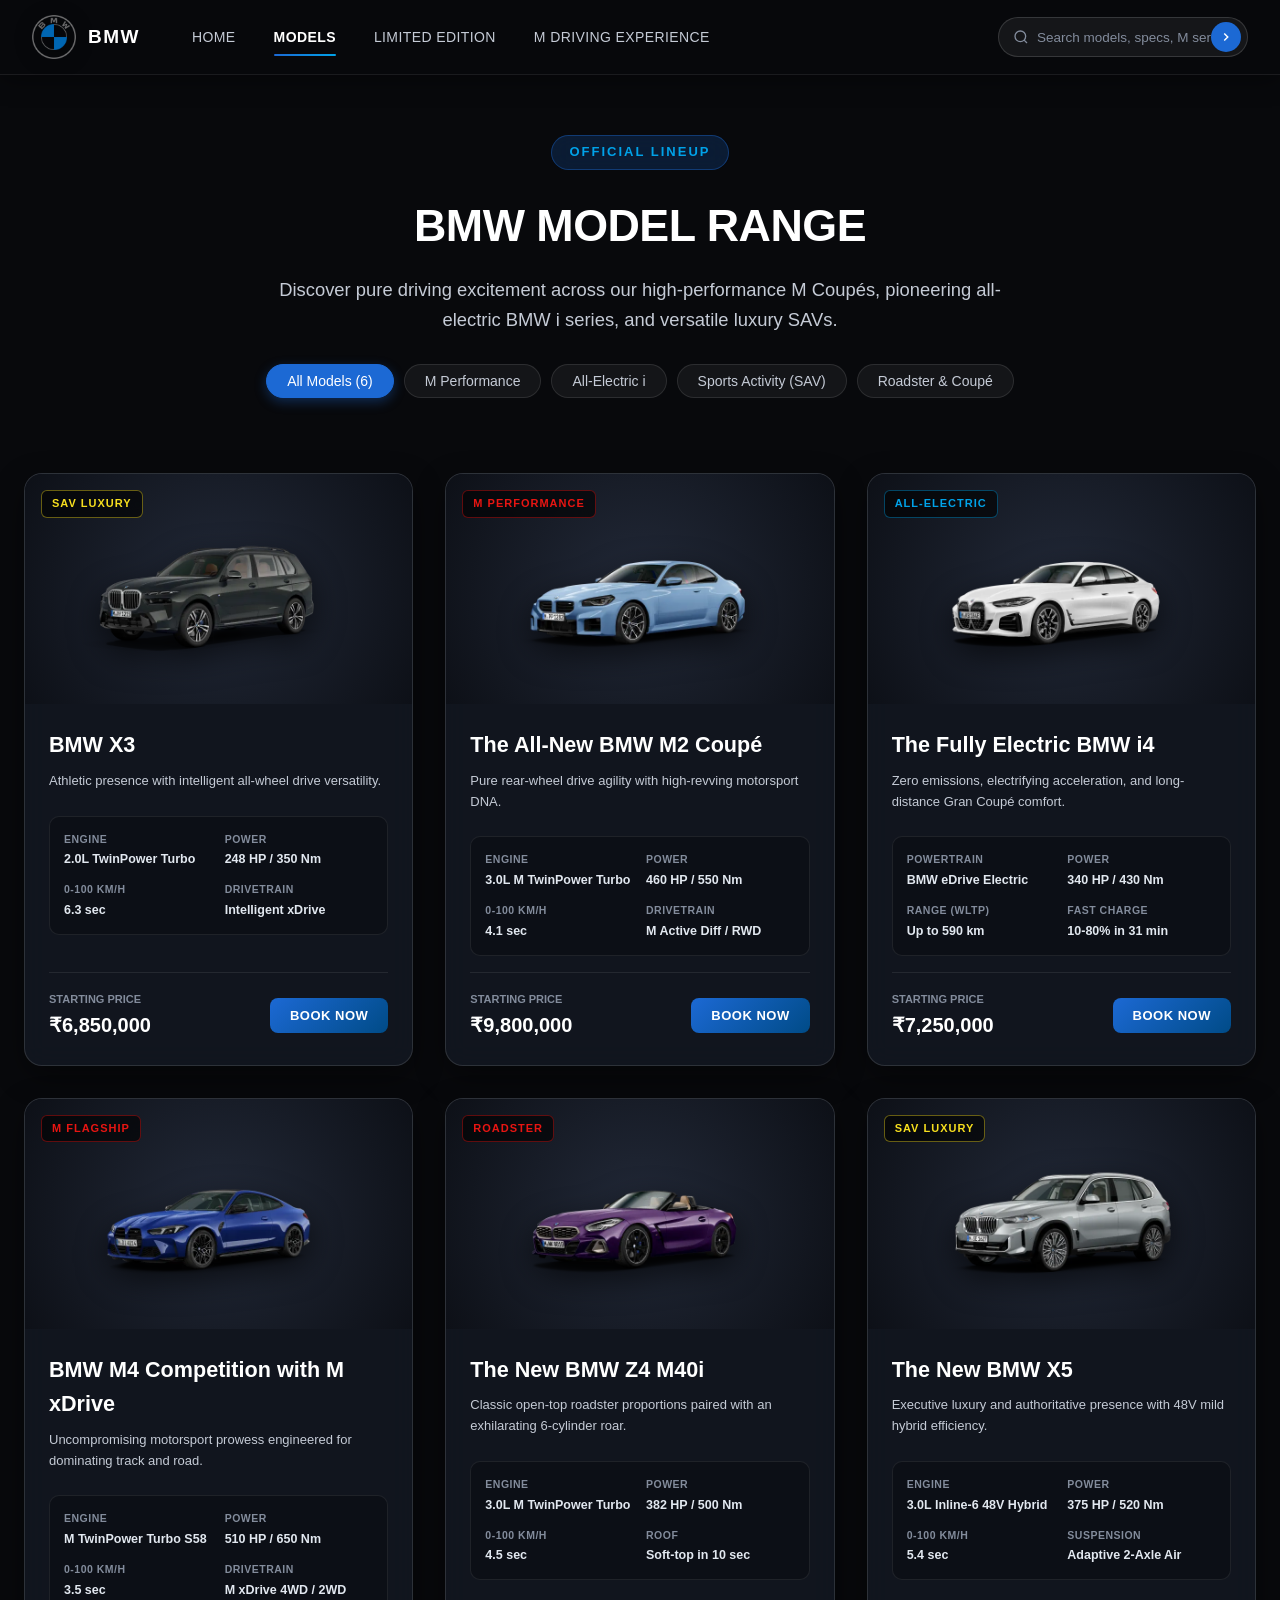
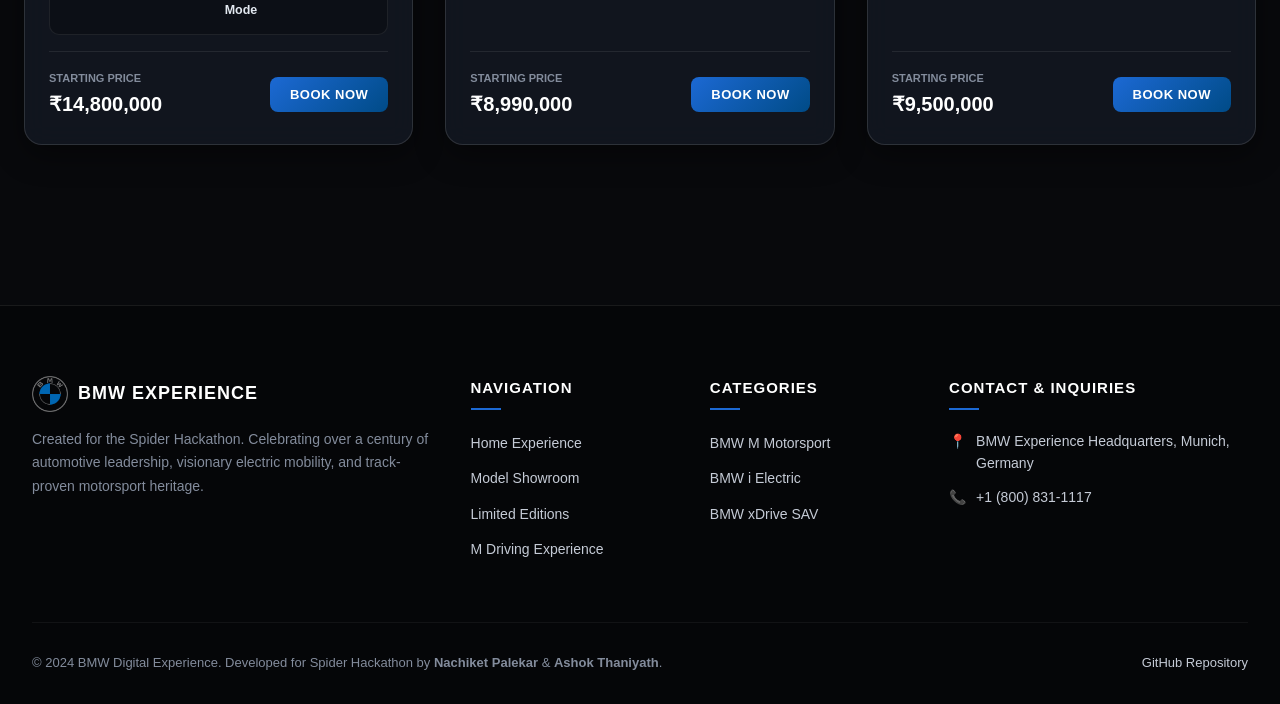
<file: public/models.html>
<!DOCTYPE html>
<html lang="en">
<head>
    <meta charset="UTF-8">
    <meta name="viewport" content="width=device-width, initial-scale=1.0">
    <title>BMW Models & Showroom | Spider Hackathon</title>
    <link rel="shortcut icon" href="logo.png" type="image/png">
    <link rel="stylesheet" href="styles.css">
</head>
<body>

    <!-- ANIMATED SPEEDOMETER PRELOADER -->
    <div id="loader-wrapper">
        <div class="loader">
            <div class="line"></div>
            <div class="line"></div>
            <div class="line"></div>
            <div class="line"></div>
            <div class="line"></div>
            <div class="line"></div>
            <div class="subline"></div>
            <div class="subline"></div>
            <div class="subline"></div>
            <div class="subline"></div>
            <div class="subline"></div>
            <div class="loader-circle-1">
                <div class="loader-circle-2"></div>
            </div>
            <div class="needle"></div>
            <div class="loading">Loading</div>
        </div>
    </div>

    <!-- STICKY GLASSMORPHISM NAVBAR (Right-Aligned Search Bar) -->
    <header class="navbar-wrapper">
        <nav class="navbar">
            <div class="nav-left">
                <a href="index.html" class="nav-brand">
                    <img src="logo.png" alt="BMW Logo">
                    <span>BMW</span>
                </a>
                <div class="nav-links">
                    <a href="index.html" class="nav-link">Home</a>
                    <a href="models.html" class="nav-link active">Models</a>
                    <a href="Limited_edition.html" class="nav-link">Limited Edition</a>
                    <a href="driving experiene.html" class="nav-link">M Driving Experience</a>
                </div>
            </div>

            <!-- SEARCH BAR: PUSHED TO THE FAR RIGHT -->
            <div class="search-container">
                <form class="search-form" id="searchForm" onsubmit="event.preventDefault(); applyLiveSearch();">
                    <svg class="search-icon" viewBox="0 0 24 24" width="16" height="16" fill="none" stroke="currentColor" stroke-width="2">
                        <circle cx="11" cy="11" r="8"></circle>
                        <line x1="21" y1="21" x2="16.65" y2="16.65"></line>
                    </svg>
                    <input type="text" placeholder="Search models, specs, M series..." id="searchInput" autocomplete="off" oninput="applyLiveSearch()">
                    <button type="submit" aria-label="Search">
                        <svg viewBox="0 0 24 24" width="14" height="14" fill="none" stroke="currentColor" stroke-width="2.5">
                            <polyline points="9 18 15 12 9 6"></polyline>
                        </svg>
                    </button>
                </form>
            </div>
        </nav>
    </header>

    <!-- SHOWROOM HERO HEADER -->
    <section class="showroom-header">
        <span class="hero-tag">Official Lineup</span>
        <h1 class="showroom-title">BMW Model Range</h1>
        <p class="showroom-subtitle">Discover pure driving excitement across our high-performance M Coupés, pioneering all-electric BMW i series, and versatile luxury SAVs.</p>

        <!-- CATEGORY FILTER CHIPS -->
        <div class="filter-tabs">
            <button class="filter-tab active" data-filter="all" onclick="filterCategory('all', this)">All Models (6)</button>
            <button class="filter-tab" data-filter="m" onclick="filterCategory('m', this)">M Performance</button>
            <button class="filter-tab" data-filter="electric" onclick="filterCategory('electric', this)">All-Electric i</button>
            <button class="filter-tab" data-filter="sav" onclick="filterCategory('sav', this)">Sports Activity (SAV)</button>
            <button class="filter-tab" data-filter="roadster" onclick="filterCategory('roadster', this)">Roadster & Coupé</button>
        </div>
    </section>

    <!-- RESPONSIVE CARDS GRID -->
    <main class="models-grid" id="modelsGrid">

        <!-- MODEL 1: BMW X3 -->
        <article class="model-card" data-category="sav" data-tags="bmw x3 sav luxury suv xdrive petrol diesel">
            <div class="model-image-wrap">
                <span class="badge-pill badge-sav">SAV Luxury</span>
                <img src="img/BMW X3/cosySec.png" alt="BMW X3">
            </div>
            <div class="model-details">
                <h3 class="model-title">BMW X3</h3>
                <p style="font-size: 13px; color: var(--text-secondary); margin-bottom: 8px;">Athletic presence with intelligent all-wheel drive versatility.</p>
                
                <div class="model-specs-grid">
                    <div class="spec-item">
                        <div class="spec-label">Engine</div>
                        <div class="spec-val">2.0L TwinPower Turbo</div>
                    </div>
                    <div class="spec-item">
                        <div class="spec-label">Power</div>
                        <div class="spec-val">248 HP / 350 Nm</div>
                    </div>
                    <div class="spec-item">
                        <div class="spec-label">0-100 km/h</div>
                        <div class="spec-val">6.3 sec</div>
                    </div>
                    <div class="spec-item">
                        <div class="spec-label">Drivetrain</div>
                        <div class="spec-val">Intelligent xDrive</div>
                    </div>
                </div>

                <div class="model-price-row">
                    <div class="price-block">
                        <span class="price-label">Starting Price</span>
                        <span class="price-value">₹6,850,000</span>
                    </div>
                    <button class="btn-book" onclick="bookVehicle('BMW X3', '₹6,850,000')">Book Now</button>
                </div>
            </div>
        </article>

        <!-- MODEL 2: BMW M2 COUPÉ -->
        <article class="model-card" data-category="m roadster" data-tags="bmw m2 coupe m performance twinpower turbo motorsport rear wheel drive">
            <div class="model-image-wrap">
                <span class="badge-pill badge-m">M Performance</span>
                <img src="img/THE ALL-NEW BMW M2 COUPÉ/cosySec.png" alt="The All-New BMW M2 Coupé">
            </div>
            <div class="model-details">
                <h3 class="model-title">The All-New BMW M2 Coupé</h3>
                <p style="font-size: 13px; color: var(--text-secondary); margin-bottom: 8px;">Pure rear-wheel drive agility with high-revving motorsport DNA.</p>
                
                <div class="model-specs-grid">
                    <div class="spec-item">
                        <div class="spec-label">Engine</div>
                        <div class="spec-val">3.0L M TwinPower Turbo</div>
                    </div>
                    <div class="spec-item">
                        <div class="spec-label">Power</div>
                        <div class="spec-val">460 HP / 550 Nm</div>
                    </div>
                    <div class="spec-item">
                        <div class="spec-label">0-100 km/h</div>
                        <div class="spec-val">4.1 sec</div>
                    </div>
                    <div class="spec-item">
                        <div class="spec-label">Drivetrain</div>
                        <div class="spec-val">M Active Diff / RWD</div>
                    </div>
                </div>

                <div class="model-price-row">
                    <div class="price-block">
                        <span class="price-label">Starting Price</span>
                        <span class="price-value">₹9,800,000</span>
                    </div>
                    <button class="btn-book" onclick="bookVehicle('The All-New BMW M2 Coupé', '₹9,800,000')">Book Now</button>
                </div>
            </div>
        </article>

        <!-- MODEL 3: BMW i4 ELECTRIC -->
        <article class="model-card" data-category="electric" data-tags="bmw i4 electric gran coupe zero emission edrive range battery ev">
            <div class="model-image-wrap">
                <span class="badge-pill badge-electric">All-Electric</span>
                <img src="img/THE FULLY ELECTRIC BMW i4/cosySec.png" alt="The Fully Electric BMW i4">
            </div>
            <div class="model-details">
                <h3 class="model-title">The Fully Electric BMW i4</h3>
                <p style="font-size: 13px; color: var(--text-secondary); margin-bottom: 8px;">Zero emissions, electrifying acceleration, and long-distance Gran Coupé comfort.</p>
                
                <div class="model-specs-grid">
                    <div class="spec-item">
                        <div class="spec-label">Powertrain</div>
                        <div class="spec-val">BMW eDrive Electric</div>
                    </div>
                    <div class="spec-item">
                        <div class="spec-label">Power</div>
                        <div class="spec-val">340 HP / 430 Nm</div>
                    </div>
                    <div class="spec-item">
                        <div class="spec-label">Range (WLTP)</div>
                        <div class="spec-val">Up to 590 km</div>
                    </div>
                    <div class="spec-item">
                        <div class="spec-label">Fast Charge</div>
                        <div class="spec-val">10-80% in 31 min</div>
                    </div>
                </div>

                <div class="model-price-row">
                    <div class="price-block">
                        <span class="price-label">Starting Price</span>
                        <span class="price-value">₹7,250,000</span>
                    </div>
                    <button class="btn-book" onclick="bookVehicle('The Fully Electric BMW i4', '₹7,250,000')">Book Now</button>
                </div>
            </div>
        </article>

        <!-- MODEL 4: BMW M4 COMPETITION -->
        <article class="model-card" data-category="m roadster" data-tags="bmw m4 competition coupe m xdrive track racetrack biturbo supercar">
            <div class="model-image-wrap">
                <span class="badge-pill badge-m">M Flagship</span>
                <img src="img/THE NEW BMW M4 COMPETITION COUPÉ WITH M xDRIVE/cosySec (1).png" alt="BMW M4 Competition Coupé">
            </div>
            <div class="model-details">
                <h3 class="model-title">BMW M4 Competition with M xDrive</h3>
                <p style="font-size: 13px; color: var(--text-secondary); margin-bottom: 8px;">Uncompromising motorsport prowess engineered for dominating track and road.</p>
                
                <div class="model-specs-grid">
                    <div class="spec-item">
                        <div class="spec-label">Engine</div>
                        <div class="spec-val">M TwinPower Turbo S58</div>
                    </div>
                    <div class="spec-item">
                        <div class="spec-label">Power</div>
                        <div class="spec-val">510 HP / 650 Nm</div>
                    </div>
                    <div class="spec-item">
                        <div class="spec-label">0-100 km/h</div>
                        <div class="spec-val">3.5 sec</div>
                    </div>
                    <div class="spec-item">
                        <div class="spec-label">Drivetrain</div>
                        <div class="spec-val">M xDrive 4WD / 2WD Mode</div>
                    </div>
                </div>

                <div class="model-price-row">
                    <div class="price-block">
                        <span class="price-label">Starting Price</span>
                        <span class="price-value">₹14,800,000</span>
                    </div>
                    <button class="btn-book" onclick="bookVehicle('BMW M4 Competition with M xDrive', '₹14,800,000')">Book Now</button>
                </div>
            </div>
        </article>

        <!-- MODEL 5: BMW Z4 M40i -->
        <article class="model-card" data-category="m roadster" data-tags="bmw z4 m40i roadster convertible open top inline 6 sports car">
            <div class="model-image-wrap">
                <span class="badge-pill badge-m">Roadster</span>
                <img src="img/THE NEW BMW Z4 M40i/cosySec.png" alt="The New BMW Z4 M40i">
            </div>
            <div class="model-details">
                <h3 class="model-title">The New BMW Z4 M40i</h3>
                <p style="font-size: 13px; color: var(--text-secondary); margin-bottom: 8px;">Classic open-top roadster proportions paired with an exhilarating 6-cylinder roar.</p>
                
                <div class="model-specs-grid">
                    <div class="spec-item">
                        <div class="spec-label">Engine</div>
                        <div class="spec-val">3.0L M TwinPower Turbo</div>
                    </div>
                    <div class="spec-item">
                        <div class="spec-label">Power</div>
                        <div class="spec-val">382 HP / 500 Nm</div>
                    </div>
                    <div class="spec-item">
                        <div class="spec-label">0-100 km/h</div>
                        <div class="spec-val">4.5 sec</div>
                    </div>
                    <div class="spec-item">
                        <div class="spec-label">Roof</div>
                        <div class="spec-val">Soft-top in 10 sec</div>
                    </div>
                </div>

                <div class="model-price-row">
                    <div class="price-block">
                        <span class="price-label">Starting Price</span>
                        <span class="price-value">₹8,990,000</span>
                    </div>
                    <button class="btn-book" onclick="bookVehicle('The New BMW Z4 M40i', '₹8,990,000')">Book Now</button>
                </div>
            </div>
        </article>

        <!-- MODEL 6: BMW X5 -->
        <article class="model-card" data-category="sav" data-tags="bmw x5 luxury sav family xdrive hybrid spacious executive suv">
            <div class="model-image-wrap">
                <span class="badge-pill badge-sav">SAV Luxury</span>
                <img src="img/BMW M2/preview img.png" alt="The New BMW X5">
            </div>
            <div class="model-details">
                <h3 class="model-title">The New BMW X5</h3>
                <p style="font-size: 13px; color: var(--text-secondary); margin-bottom: 8px;">Executive luxury and authoritative presence with 48V mild hybrid efficiency.</p>
                
                <div class="model-specs-grid">
                    <div class="spec-item">
                        <div class="spec-label">Engine</div>
                        <div class="spec-val">3.0L Inline-6 48V Hybrid</div>
                    </div>
                    <div class="spec-item">
                        <div class="spec-label">Power</div>
                        <div class="spec-val">375 HP / 520 Nm</div>
                    </div>
                    <div class="spec-item">
                        <div class="spec-label">0-100 km/h</div>
                        <div class="spec-val">5.4 sec</div>
                    </div>
                    <div class="spec-item">
                        <div class="spec-label">Suspension</div>
                        <div class="spec-val">Adaptive 2-Axle Air</div>
                    </div>
                </div>

                <div class="model-price-row">
                    <div class="price-block">
                        <span class="price-label">Starting Price</span>
                        <span class="price-value">₹9,500,000</span>
                    </div>
                    <button class="btn-book" onclick="bookVehicle('The New BMW X5', '₹9,500,000')">Book Now</button>
                </div>
            </div>
        </article>

    </main>

    <!-- NO RESULTS NOTICE -->
    <div id="noResults" style="display: none; text-align: center; padding: 60px 20px;">
        <h3 style="font-size: 1.5rem; color: #fff; margin-bottom: 10px;">No vehicles match your search</h3>
        <p style="color: var(--text-muted); margin-bottom: 20px;">Try searching for "M2", "Electric", "X3", or reset filters.</p>
        <button class="btn btn-secondary" onclick="resetFilters()">View All Models</button>
    </div>

    <!-- BOOKING TOAST NOTICE -->
    <div class="toast-notice" id="bookingToast">
        <svg width="24" height="24" viewBox="0 0 24 24" fill="none" stroke="#00a2e8" stroke-width="2">
            <path d="M22 11.08V12a10 10 0 1 1-5.93-9.14"></path>
            <polyline points="22 4 12 14.01 9 11.01"></polyline>
        </svg>
        <div>
            <strong id="toastTitle" style="display: block; font-size: 14px;">Booking Initiated</strong>
            <span id="toastMsg" style="font-size: 12px; color: var(--text-secondary);">Your BMW dealership appointment is confirmed.</span>
        </div>
    </div>

    <!-- MODERN LUXURY FOOTER -->
    <footer class="footer">
        <div class="footer-inner">
            <div class="footer-col">
                <div style="display: flex; align-items: center; gap: 10px; margin-bottom: 16px;">
                    <img src="logo.png" alt="BMW" style="width: 36px; height: 36px;">
                    <h3 style="font-size: 18px; color: #fff; letter-spacing: 1px;">BMW EXPERIENCE</h3>
                </div>
                <p>Created for the Spider Hackathon. Celebrating over a century of automotive leadership, visionary electric mobility, and track-proven motorsport heritage.</p>
            </div>

            <div class="footer-col">
                <h4>Navigation</h4>
                <ul class="footer-links">
                    <li><a href="index.html">Home Experience</a></li>
                    <li><a href="models.html">Model Showroom</a></li>
                    <li><a href="Limited_edition.html">Limited Editions</a></li>
                    <li><a href="driving experiene.html">M Driving Experience</a></li>
                </ul>
            </div>

            <div class="footer-col">
                <h4>Categories</h4>
                <ul class="footer-links">
                    <li><a href="#" onclick="filterCategory('m'); return false;">BMW M Motorsport</a></li>
                    <li><a href="#" onclick="filterCategory('electric'); return false;">BMW i Electric</a></li>
                    <li><a href="#" onclick="filterCategory('sav'); return false;">BMW xDrive SAV</a></li>
                </ul>
            </div>

            <div class="footer-col">
                <h4>Contact & Inquiries</h4>
                <div class="footer-contact-item">
                    <span>📍</span>
                    <span>BMW Experience Headquarters, Munich, Germany</span>
                </div>
                <div class="footer-contact-item">
                    <span>📞</span>
                    <span>+1 (800) 831-1117</span>
                </div>
            </div>
        </div>

        <div class="footer-bottom">
            <p>&copy; 2024 BMW Digital Experience. Developed for Spider Hackathon by <strong>Nachiket Palekar</strong> & <strong>Ashok Thaniyath</strong>.</p>
            <div>
                <a href="https://github.com/Nachiket1311/Spider-hackathon" target="_blank">GitHub Repository</a>
            </div>
        </div>
    </footer>

    <!-- INTERACTIVE JAVASCRIPT: SPEEDOMETER, LIVE SEARCH, CATEGORY FILTER, BOOKING TOAST -->
    <script>
        // Dismiss Speedometer Loader smoothly when window finishes loading
        window.addEventListener('load', function() {
            const loader = document.getElementById('loader-wrapper');
            if (loader) {
                loader.style.opacity = '0';
                setTimeout(() => {
                    loader.style.display = 'none';
                }, 400);
            }
        });

        // Live Search & Category Filtering
        let activeCategory = 'all';

        function filterCategory(cat, btn) {
            activeCategory = cat;
            document.querySelectorAll('.filter-tab').forEach(t => t.classList.remove('active'));
            if (btn) {
                btn.classList.add('active');
            } else {
                const targetBtn = document.querySelector(`.filter-tab[data-filter="${cat}"]`);
                if (targetBtn) targetBtn.classList.add('active');
            }
            applyLiveSearch();
        }

        function applyLiveSearch() {
            const query = (document.getElementById('searchInput').value || '').trim().toLowerCase();
            const cards = document.querySelectorAll('.model-card');
            let visibleCount = 0;

            cards.forEach(card => {
                const category = card.getAttribute('data-category') || '';
                const tags = card.getAttribute('data-tags') || '';
                const title = (card.querySelector('.model-title')?.textContent || '').toLowerCase();

                const matchesCategory = (activeCategory === 'all') || category.includes(activeCategory);
                const matchesQuery = !query || tags.includes(query) || title.includes(query);

                if (matchesCategory && matchesQuery) {
                    card.style.display = 'flex';
                    visibleCount++;
                } else {
                    card.style.display = 'none';
                }
            });

            const noResults = document.getElementById('noResults');
            noResults.style.display = visibleCount === 0 ? 'block' : 'none';
        }

        function resetFilters() {
            document.getElementById('searchInput').value = '';
            filterCategory('all', document.querySelector('.filter-tab[data-filter="all"]'));
        }

        // On Load: Check URL parameters for search or filter
        document.addEventListener('DOMContentLoaded', function() {
            const params = new URLSearchParams(window.location.search);
            const searchParam = params.get('search');
            const filterParam = params.get('filter');

            if (searchParam) {
                document.getElementById('searchInput').value = searchParam;
                applyLiveSearch();
            } else if (filterParam) {
                filterCategory(filterParam);
            }
        });

        // Booking Toast
        function bookVehicle(name, price) {
            const toast = document.getElementById('bookingToast');
            document.getElementById('toastTitle').textContent = `Booking Reserved: ${name}`;
            document.getElementById('toastMsg').textContent = `Configuration locked at ${price}. Priority allocation requested.`;
            toast.classList.add('show');
            setTimeout(() => {
                toast.classList.remove('show');
            }, 4500);
        }
    </script>
</body>
</html>
</file>
<file: public/styles.css>
/* ==========================================================================
   BMW DIGITAL EXPERIENCE — SHARED LUXURY DESIGN SYSTEM
   Spider Hackathon Showcase
   ========================================================================== */

:root {
    --bg-dark: #08090c;
    --bg-surface: #101319;
    --bg-surface-elevated: #181d27;
    --bg-card: rgba(22, 27, 38, 0.72);
    --bg-card-hover: rgba(30, 38, 54, 0.88);
    
    /* BMW Brand & M Motorsport Palette */
    --bmw-blue: #1c69d4;
    --bmw-blue-glow: rgba(28, 105, 212, 0.35);
    --bmw-cyan: #00a2e8;
    --m-red: #e81512;
    --m-dark-blue: #002b66;
    --alpina-blue: #1b4d89;
    --gpower-orange: #ff7700;
    
    /* Typography */
    --text-primary: #ffffff;
    --text-secondary: #c5cbd6;
    --text-muted: #838c9c;
    --font-main: -apple-system, BlinkMacSystemFont, "Segoe UI", Roboto, "Helvetica Neue", Arial, sans-serif;
    
    /* Borders & Shadows */
    --border-subtle: rgba(255, 255, 255, 0.08);
    --border-card: rgba(255, 255, 255, 0.12);
    --border-focus: rgba(28, 105, 212, 0.6);
    --shadow-soft: 0 10px 30px rgba(0, 0, 0, 0.4);
    --shadow-glow: 0 0 25px rgba(28, 105, 212, 0.25);
    
    /* Transitions */
    --transition-fast: 0.2s cubic-bezier(0.16, 1, 0.3, 1);
    --transition-smooth: 0.35s cubic-bezier(0.16, 1, 0.3, 1);
}

/* --------------------------------------------------------------------------
   RESET & BASE STYLES
   -------------------------------------------------------------------------- */
* {
    margin: 0;
    padding: 0;
    box-sizing: border-box;
}

html {
    scroll-behavior: smooth;
}

body {
    background-color: var(--bg-dark);
    color: var(--text-primary);
    font-family: var(--font-main);
    line-height: 1.6;
    overflow-x: hidden;
    -webkit-font-smoothing: antialiased;
}

/* Custom Scrollbar */
::-webkit-scrollbar {
    width: 8px;
}
::-webkit-scrollbar-track {
    background: #0d0f14;
}
::-webkit-scrollbar-thumb {
    background: #2a3242;
    border-radius: 4px;
}
::-webkit-scrollbar-thumb:hover {
    background: var(--bmw-blue);
}

/* --------------------------------------------------------------------------
   STICKY GLASSMORPHISM NAVBAR & RIGHT-ALIGNED SEARCH BAR
   -------------------------------------------------------------------------- */
.navbar-wrapper {
    position: sticky;
    top: 0;
    left: 0;
    width: 100%;
    z-index: 1000;
    background: rgba(8, 9, 12, 0.85);
    backdrop-filter: blur(20px);
    -webkit-backdrop-filter: blur(20px);
    border-bottom: 1px solid var(--border-subtle);
    box-shadow: 0 4px 24px rgba(0, 0, 0, 0.4);
    transition: var(--transition-smooth);
}

.navbar {
    max-width: 1440px;
    margin: 0 auto;
    height: 74px;
    padding: 0 32px;
    display: flex;
    align-items: center;
    justify-content: space-between;
    gap: 20px;
}

/* Left Section: Logo & Nav Links */
.nav-left {
    display: flex;
    align-items: center;
    gap: 36px;
    flex-shrink: 0;
}

.nav-brand {
    display: flex;
    align-items: center;
    gap: 12px;
    text-decoration: none;
    color: #fff;
    font-weight: 700;
    font-size: 19px;
    letter-spacing: 1.5px;
    transition: var(--transition-fast);
}

.nav-brand img {
    width: 44px;
    height: 44px;
    object-fit: contain;
    filter: drop-shadow(0 2px 8px rgba(0, 0, 0, 0.5));
    transition: transform var(--transition-fast);
}

.nav-brand:hover img {
    transform: scale(1.05);
}

.nav-links {
    display: flex;
    align-items: center;
    gap: 6px;
}

.nav-link {
    color: var(--text-secondary);
    text-decoration: none;
    font-size: 14px;
    font-weight: 500;
    letter-spacing: 0.4px;
    text-transform: uppercase;
    padding: 10px 16px;
    border-radius: 8px;
    position: relative;
    transition: var(--transition-fast);
}

.nav-link:hover {
    color: #ffffff;
    background: rgba(255, 255, 255, 0.05);
}

.nav-link::after {
    content: '';
    position: absolute;
    bottom: 2px;
    left: 16px;
    right: 16px;
    height: 2px;
    background: linear-gradient(90deg, var(--bmw-blue), var(--bmw-cyan));
    border-radius: 2px;
    transform: scaleX(0);
    transition: transform var(--transition-fast);
}

.nav-link:hover::after,
.nav-link.active::after {
    transform: scaleX(1);
}

.nav-link.active {
    color: #ffffff;
    font-weight: 600;
}

/* Right Section: SEARCH BAR (FLUSH TO THE RIGHT) */
.search-container {
    margin-left: auto; /* Guarantees flush alignment to the far right */
    display: flex;
    align-items: center;
}

.search-form {
    display: flex;
    align-items: center;
    background: rgba(255, 255, 255, 0.06);
    border: 1px solid rgba(255, 255, 255, 0.14);
    border-radius: 30px;
    padding: 4px 6px 4px 14px;
    width: 250px;
    transition: var(--transition-smooth);
}

.search-form:focus-within {
    width: 320px;
    background: rgba(255, 255, 255, 0.1);
    border-color: var(--bmw-blue);
    box-shadow: 0 0 16px var(--bmw-blue-glow);
}

.search-icon {
    color: var(--text-muted);
    flex-shrink: 0;
    margin-right: 8px;
}

.search-form input[type="text"] {
    background: transparent;
    border: none;
    outline: none;
    color: #ffffff;
    font-size: 13.5px;
    width: 100%;
    font-family: inherit;
}

.search-form input[type="text"]::placeholder {
    color: var(--text-muted);
}

.search-form button {
    background: var(--bmw-blue);
    color: #ffffff;
    border: none;
    outline: none;
    border-radius: 50%;
    width: 30px;
    height: 30px;
    display: flex;
    align-items: center;
    justify-content: center;
    cursor: pointer;
    transition: var(--transition-fast);
    flex-shrink: 0;
}

.search-form button:hover {
    background: #0080dc;
    transform: scale(1.08);
}

/* --------------------------------------------------------------------------
   HERO VIDEO SECTION (INDEX, LIMITED EDITION, DRIVING EXPERIENCE)
   -------------------------------------------------------------------------- */
.hero-section {
    position: relative;
    height: 90vh;
    min-height: 600px;
    width: 100%;
    overflow: hidden;
    display: flex;
    align-items: center;
    justify-content: center;
    text-align: center;
}

.hero-video {
    position: absolute;
    top: 50%;
    left: 50%;
    min-width: 100%;
    min-height: 100%;
    width: auto;
    height: auto;
    transform: translate(-50%, -50%);
    object-fit: cover;
    z-index: 1;
}

.hero-overlay {
    position: absolute;
    inset: 0;
    background: linear-gradient(
        180deg,
        rgba(8, 9, 12, 0.5) 0%,
        rgba(8, 9, 12, 0.4) 50%,
        rgba(8, 9, 12, 0.95) 100%
    );
    z-index: 2;
}

.hero-content {
    position: relative;
    z-index: 3;
    max-width: 900px;
    padding: 0 24px;
}

.hero-tag {
    display: inline-block;
    background: rgba(28, 105, 212, 0.2);
    border: 1px solid rgba(28, 105, 212, 0.4);
    color: var(--bmw-cyan);
    font-size: 13px;
    font-weight: 600;
    letter-spacing: 2px;
    text-transform: uppercase;
    padding: 6px 18px;
    border-radius: 20px;
    margin-bottom: 20px;
    backdrop-filter: blur(10px);
}

.hero-title {
    font-size: 3.5rem;
    font-weight: 800;
    letter-spacing: -0.5px;
    line-height: 1.15;
    text-transform: uppercase;
    color: #ffffff;
    margin-bottom: 16px;
    text-shadow: 0 4px 20px rgba(0, 0, 0, 0.7);
}

.hero-subtitle {
    font-size: 1.25rem;
    color: var(--text-secondary);
    max-width: 700px;
    margin: 0 auto 32px auto;
    text-shadow: 0 2px 10px rgba(0, 0, 0, 0.6);
}

.hero-actions {
    display: flex;
    gap: 16px;
    justify-content: center;
    flex-wrap: wrap;
}

/* Reusable Buttons */
.btn {
    display: inline-flex;
    align-items: center;
    gap: 8px;
    font-size: 14px;
    font-weight: 600;
    letter-spacing: 0.5px;
    text-transform: uppercase;
    text-decoration: none;
    padding: 14px 28px;
    border-radius: 8px;
    cursor: pointer;
    transition: var(--transition-fast);
    border: none;
}

.btn-primary {
    background: linear-gradient(135deg, var(--bmw-blue), #004d8c);
    color: #ffffff;
    box-shadow: 0 4px 16px var(--bmw-blue-glow);
}

.btn-primary:hover {
    background: linear-gradient(135deg, #0077d8, var(--bmw-blue));
    box-shadow: 0 6px 22px rgba(28, 105, 212, 0.5);
    transform: translateY(-2px);
}

.btn-secondary {
    background: rgba(255, 255, 255, 0.08);
    border: 1px solid rgba(255, 255, 255, 0.2);
    color: #ffffff;
    backdrop-filter: blur(10px);
}

.btn-secondary:hover {
    background: rgba(255, 255, 255, 0.16);
    border-color: rgba(255, 255, 255, 0.4);
    transform: translateY(-2px);
}

/* --------------------------------------------------------------------------
   BRAND HIGHLIGHT SECTIONS (G-POWER & ALPINA ON INDEX & LIMITED EDITION)
   -------------------------------------------------------------------------- */
.section {
    padding: 90px 24px;
    max-width: 1360px;
    margin: 0 auto;
}

.section-header {
    text-align: center;
    max-width: 750px;
    margin: 0 auto 60px auto;
}

.section-tag {
    font-size: 12px;
    font-weight: 700;
    letter-spacing: 2.5px;
    text-transform: uppercase;
    margin-bottom: 12px;
    display: inline-block;
}

.tag-gpower {
    color: var(--gpower-orange);
}

.tag-alpina {
    color: var(--bmw-cyan);
}

.section-title {
    font-size: 2.5rem;
    font-weight: 700;
    letter-spacing: -0.5px;
    margin-bottom: 16px;
    color: #ffffff;
}

.section-desc {
    color: var(--text-secondary);
    font-size: 1.1rem;
    line-height: 1.7;
}

/* Showcase Grid Layout */
.showcase-grid {
    display: grid;
    grid-template-columns: 1fr 1fr;
    gap: 40px;
    align-items: center;
    background: var(--bg-surface);
    border: 1px solid var(--border-card);
    border-radius: 20px;
    padding: 48px;
    box-shadow: var(--shadow-soft);
    margin-bottom: 60px;
}

.showcase-grid.reverse {
    direction: rtl;
}

.showcase-grid.reverse > * {
    direction: ltr;
}

.showcase-info h3 {
    font-size: 2rem;
    font-weight: 700;
    margin-bottom: 16px;
    color: #fff;
}

.showcase-info p {
    color: var(--text-secondary);
    font-size: 1.05rem;
    line-height: 1.8;
    margin-bottom: 24px;
}

.spec-chips {
    display: flex;
    flex-wrap: wrap;
    gap: 10px;
    margin-bottom: 28px;
}

.spec-chip {
    background: rgba(255, 255, 255, 0.05);
    border: 1px solid rgba(255, 255, 255, 0.1);
    padding: 6px 14px;
    border-radius: 16px;
    font-size: 13px;
    font-weight: 500;
    color: #e2e8f0;
}

.showcase-gallery {
    display: grid;
    grid-template-columns: 1fr 1fr;
    gap: 16px;
}

.gallery-card {
    position: relative;
    border-radius: 14px;
    overflow: hidden;
    background: var(--bg-surface-elevated);
    border: 1px solid var(--border-subtle);
    height: 220px;
}

.gallery-card img {
    width: 100%;
    height: 100%;
    object-fit: cover;
    transition: transform var(--transition-smooth);
}

.gallery-card:hover img {
    transform: scale(1.06);
}

.gallery-card.featured {
    grid-column: span 2;
    height: 260px;
}

/* --------------------------------------------------------------------------
   MODELS SHOWROOM GRID & CARDS (MODELS.HTML)
   -------------------------------------------------------------------------- */
.showroom-header {
    text-align: center;
    padding: 60px 24px 30px 24px;
    max-width: 800px;
    margin: 0 auto;
}

.showroom-title {
    font-size: 2.8rem;
    font-weight: 800;
    letter-spacing: -0.5px;
    margin-bottom: 14px;
    text-transform: uppercase;
}

.showroom-subtitle {
    color: var(--text-secondary);
    font-size: 1.15rem;
}

/* Category Filter Tabs */
.filter-tabs {
    display: flex;
    justify-content: center;
    gap: 10px;
    flex-wrap: wrap;
    margin: 30px 0 45px 0;
}

.filter-tab {
    background: rgba(255, 255, 255, 0.05);
    border: 1px solid rgba(255, 255, 255, 0.1);
    color: var(--text-secondary);
    padding: 8px 20px;
    border-radius: 20px;
    font-size: 14px;
    font-weight: 500;
    cursor: pointer;
    transition: var(--transition-fast);
}

.filter-tab:hover,
.filter-tab.active {
    background: var(--bmw-blue);
    border-color: var(--bmw-blue);
    color: #ffffff;
    box-shadow: 0 4px 12px var(--bmw-blue-glow);
}

/* Responsive Grid */
.models-grid {
    display: grid;
    grid-template-columns: repeat(auto-fit, minmax(350px, 1fr));
    gap: 32px;
    max-width: 1360px;
    margin: 0 auto;
    padding: 0 24px 80px 24px;
}

.model-card {
    background: var(--bg-card);
    border: 1px solid var(--border-card);
    border-radius: 18px;
    overflow: hidden;
    display: flex;
    flex-direction: column;
    box-shadow: var(--shadow-soft);
    transition: var(--transition-smooth);
    backdrop-filter: blur(12px);
}

.model-card:hover {
    transform: translateY(-6px);
    background: var(--bg-card-hover);
    border-color: rgba(255, 255, 255, 0.22);
    box-shadow: 0 16px 36px rgba(0, 0, 0, 0.6), var(--shadow-glow);
}

.model-image-wrap {
    height: 230px;
    width: 100%;
    overflow: hidden;
    position: relative;
    background: radial-gradient(circle at center, #222938 0%, #0d1017 100%);
    display: flex;
    align-items: center;
    justify-content: center;
    padding: 16px;
}

.model-image-wrap img {
    max-width: 90%;
    max-height: 90%;
    object-fit: contain;
    transition: transform 0.5s cubic-bezier(0.16, 1, 0.3, 1);
    filter: drop-shadow(0 10px 15px rgba(0, 0, 0, 0.6));
}

.model-card:hover .model-image-wrap img {
    transform: scale(1.08);
}

.badge-pill {
    position: absolute;
    top: 16px;
    left: 16px;
    font-size: 11px;
    font-weight: 700;
    letter-spacing: 1px;
    text-transform: uppercase;
    padding: 4px 10px;
    border-radius: 6px;
    background: rgba(0, 0, 0, 0.6);
    border: 1px solid rgba(255, 255, 255, 0.15);
    backdrop-filter: blur(8px);
}

.badge-m {
    color: var(--m-red);
    border-color: rgba(232, 21, 18, 0.4);
}

.badge-electric {
    color: var(--bmw-cyan);
    border-color: rgba(0, 162, 232, 0.4);
}

.badge-sav {
    color: #f7df1e;
    border-color: rgba(247, 223, 30, 0.4);
}

.model-details {
    padding: 24px;
    display: flex;
    flex-direction: column;
    flex-grow: 1;
}

.model-title {
    font-size: 1.35rem;
    font-weight: 700;
    color: #ffffff;
    margin-bottom: 8px;
}

.model-specs-grid {
    display: grid;
    grid-template-columns: 1fr 1fr;
    gap: 12px;
    margin: 16px 0;
    padding: 14px;
    background: rgba(0, 0, 0, 0.25);
    border-radius: 10px;
    border: 1px solid var(--border-subtle);
}

.spec-item {
    font-size: 12.5px;
}

.spec-label {
    color: var(--text-muted);
    text-transform: uppercase;
    font-size: 10.5px;
    font-weight: 600;
    letter-spacing: 0.5px;
    margin-bottom: 2px;
}

.spec-val {
    color: #e2e8f0;
    font-weight: 600;
}

.model-price-row {
    display: flex;
    align-items: center;
    justify-content: space-between;
    margin-top: auto;
    padding-top: 18px;
    border-top: 1px solid var(--border-subtle);
}

.price-block {
    display: flex;
    flex-direction: column;
}

.price-label {
    font-size: 11px;
    text-transform: uppercase;
    color: var(--text-muted);
    font-weight: 600;
}

.price-value {
    font-size: 1.25rem;
    font-weight: 700;
    color: #ffffff;
}

.btn-book {
    background: linear-gradient(135deg, var(--bmw-blue), #004b87);
    color: #ffffff;
    border: none;
    padding: 10px 20px;
    border-radius: 8px;
    font-weight: 600;
    font-size: 13px;
    letter-spacing: 0.5px;
    text-transform: uppercase;
    cursor: pointer;
    transition: var(--transition-fast);
}

.btn-book:hover {
    background: linear-gradient(135deg, #007de0, var(--bmw-blue));
    box-shadow: 0 4px 14px var(--bmw-blue-glow);
    transform: translateY(-2px);
}

/* --------------------------------------------------------------------------
   SPEEDOMETER LOADER (POLISHED & PRESERVED)
   -------------------------------------------------------------------------- */
#loader-wrapper {
    position: fixed;
    inset: 0;
    background: #08090c;
    z-index: 99999;
    display: flex;
    align-items: center;
    justify-content: center;
    transition: opacity 0.5s ease, visibility 0.5s ease;
}

.loader {
    width: 160px;
    height: 160px;
    border: 2px solid rgba(255, 255, 255, 0.2);
    position: relative;
    border-radius: 50%;
    box-shadow: 0 0 30px rgba(0, 0, 0, 0.8), inset 0 0 20px rgba(28, 105, 212, 0.2);
}

.loader .loading {
    font-size: 11px;
    position: absolute;
    width: 100%;
    text-align: center;
    font-weight: 700;
    letter-spacing: 2px;
    top: 50%;
    margin-top: 25px;
    color: #fff;
    text-transform: uppercase;
}

.loader-circle-1 {
    width: 146px;
    height: 146px;
    left: 5px;
    top: 5px;
    border: 2px solid rgba(255, 255, 255, 0.4);
    border-radius: 50%;
    position: absolute;
    border-right-color: transparent;
    animation: spin 3s linear infinite;
}

.loader-circle-2 {
    width: 132px;
    height: 132px;
    left: 5px;
    top: 5px;
    border: 2px transparent solid;
    border-radius: 50%;
    position: absolute;
    border-right-color: var(--m-red);
    animation: spin 4s linear infinite;
}

.loader .line {
    width: 10px;
    height: 2px;
    background: #fff;
    position: absolute;
}

.loader .line:nth-child(1) { left: 16px; top: 50%; margin-top: -1px; }
.loader .line:nth-child(2) { transform: rotate(45deg); left: 33px; top: 33px; }
.loader .line:nth-child(3) { top: 16px; left: 50%; width: 2px; height: 10px; }
.loader .line:nth-child(4) { transform: rotate(135deg); right: 33px; top: 33px; }
.loader .line:nth-child(5) { right: 16px; top: 50%; margin-top: -1px; }
.loader .line:nth-child(6) { transform: rotate(45deg); right: 33px; bottom: 33px; background: var(--m-red); }

.loader .subline {
    position: absolute;
    width: 4px;
    height: 2px;
    background: rgba(255, 255, 255, 0.6);
}

.loader .subline:nth-child(7) { transform: rotate(22.5deg); left: 21px; top: 50px; }
.loader .subline:nth-child(8) { transform: rotate(67.5deg); left: 50px; top: 21px; }
.loader .subline:nth-child(9) { transform: rotate(112.5deg); right: 50px; top: 21px; }
.loader .subline:nth-child(10) { transform: rotate(157.5deg); right: 21px; top: 50px; }
.loader .subline:nth-child(11) { transform: rotate(22.5deg); right: 20px; bottom: 49px; background: var(--m-red); }

.loader .needle {
    width: 16px;
    height: 16px;
    border-radius: 50%;
    border: 2px solid #fff;
    background: #000;
    position: absolute;
    left: 50%;
    top: 50%;
    margin: -8px 0 0 -8px;
    z-index: 2;
    animation: pegIt 3s infinite ease-in-out;
}

.loader .needle:before {
    content: "";
    width: 0;
    height: 0;
    border-style: solid;
    border-width: 3.5px 55px 3.5px 0;
    border-color: transparent var(--m-red) transparent transparent;
    position: absolute;
    right: 50%;
    top: 50%;
    margin: -3.5px 0 0 0;
    border-radius: 0 50% 50% 0;
    filter: drop-shadow(0 0 4px rgba(232, 21, 18, 0.8));
}

@keyframes pegIt {
    0% { transform: rotate(0deg); }
    16% { transform: rotate(75deg); }
    25% { transform: rotate(55deg); }
    30% { transform: rotate(90deg); }
    36% { transform: rotate(170deg); }
    42% { transform: rotate(150deg); }
    50% { transform: rotate(227deg); }
    100% { transform: rotate(0deg); }
}

@keyframes spin {
    0% { transform: rotate(0deg); }
    100% { transform: rotate(360deg); }
}

/* --------------------------------------------------------------------------
   MODERN FOOTER
   -------------------------------------------------------------------------- */
.footer {
    background: #050608;
    border-top: 1px solid var(--border-subtle);
    padding: 70px 32px 30px 32px;
    margin-top: 80px;
}

.footer-inner {
    max-width: 1360px;
    margin: 0 auto;
    display: grid;
    grid-template-columns: 2fr 1fr 1fr 1.5fr;
    gap: 40px;
    margin-bottom: 50px;
}

.footer-col h4 {
    font-size: 15px;
    font-weight: 700;
    letter-spacing: 1px;
    text-transform: uppercase;
    color: #ffffff;
    margin-bottom: 20px;
    position: relative;
    padding-bottom: 10px;
}

.footer-col h4::after {
    content: '';
    position: absolute;
    bottom: 0;
    left: 0;
    width: 30px;
    height: 2px;
    background: var(--bmw-blue);
}

.footer-col p {
    color: var(--text-muted);
    font-size: 14px;
    line-height: 1.7;
    margin-bottom: 16px;
}

.footer-links {
    list-style: none;
}

.footer-links li {
    margin-bottom: 10px;
}

.footer-links a {
    color: var(--text-secondary);
    text-decoration: none;
    font-size: 14px;
    transition: var(--transition-fast);
}

.footer-links a:hover {
    color: var(--bmw-cyan);
    padding-left: 4px;
}

.footer-contact-item {
    display: flex;
    gap: 10px;
    color: var(--text-secondary);
    font-size: 14px;
    margin-bottom: 12px;
}

.footer-bottom {
    max-width: 1360px;
    margin: 0 auto;
    padding-top: 30px;
    border-top: 1px solid rgba(255, 255, 255, 0.05);
    display: flex;
    justify-content: space-between;
    align-items: center;
    flex-wrap: wrap;
    gap: 16px;
    font-size: 13px;
    color: var(--text-muted);
}

.footer-bottom a {
    color: var(--text-secondary);
    text-decoration: none;
}

.footer-bottom a:hover {
    color: #fff;
}

/* --------------------------------------------------------------------------
   INTERACTIVE TOAST & BOOKING MODAL
   -------------------------------------------------------------------------- */
.toast-notice {
    position: fixed;
    bottom: 30px;
    right: 30px;
    background: var(--bg-surface-elevated);
    border: 1px solid var(--bmw-blue);
    color: #fff;
    padding: 16px 24px;
    border-radius: 12px;
    box-shadow: 0 10px 30px rgba(0, 0, 0, 0.6), 0 0 20px var(--bmw-blue-glow);
    z-index: 10000;
    display: flex;
    align-items: center;
    gap: 14px;
    transform: translateY(100px);
    opacity: 0;
    visibility: hidden;
    transition: transform 0.4s cubic-bezier(0.16, 1, 0.3, 1), opacity 0.4s ease, visibility 0.4s ease;
}

.toast-notice.show {
    transform: translateY(0);
    opacity: 1;
    visibility: visible;
}

/* --------------------------------------------------------------------------
   RESPONSIVE DESIGN
   -------------------------------------------------------------------------- */
@media (max-width: 1024px) {
    .navbar {
        padding: 0 20px;
    }
    
    .nav-left {
        gap: 20px;
    }
    
    .showcase-grid {
        grid-template-columns: 1fr;
        padding: 32px;
    }
    
    .footer-inner {
        grid-template-columns: 1fr 1fr;
    }
}

@media (max-width: 768px) {
    .navbar {
        height: auto;
        padding: 14px 18px;
        flex-wrap: wrap;
    }
    
    .nav-left {
        width: 100%;
        justify-content: space-between;
    }
    
    .nav-links {
        display: none; /* Can be expanded or scrollable on small screens */
    }
    
    .search-container {
        width: 100%;
        margin-top: 10px;
    }
    
    .search-form {
        width: 100%;
    }
    
    .search-form:focus-within {
        width: 100%;
    }
    
    .hero-title {
        font-size: 2.2rem;
    }
    
    .models-grid {
        grid-template-columns: 1fr;
    }
    
    .footer-inner {
        grid-template-columns: 1fr;
    }
}
</file>
